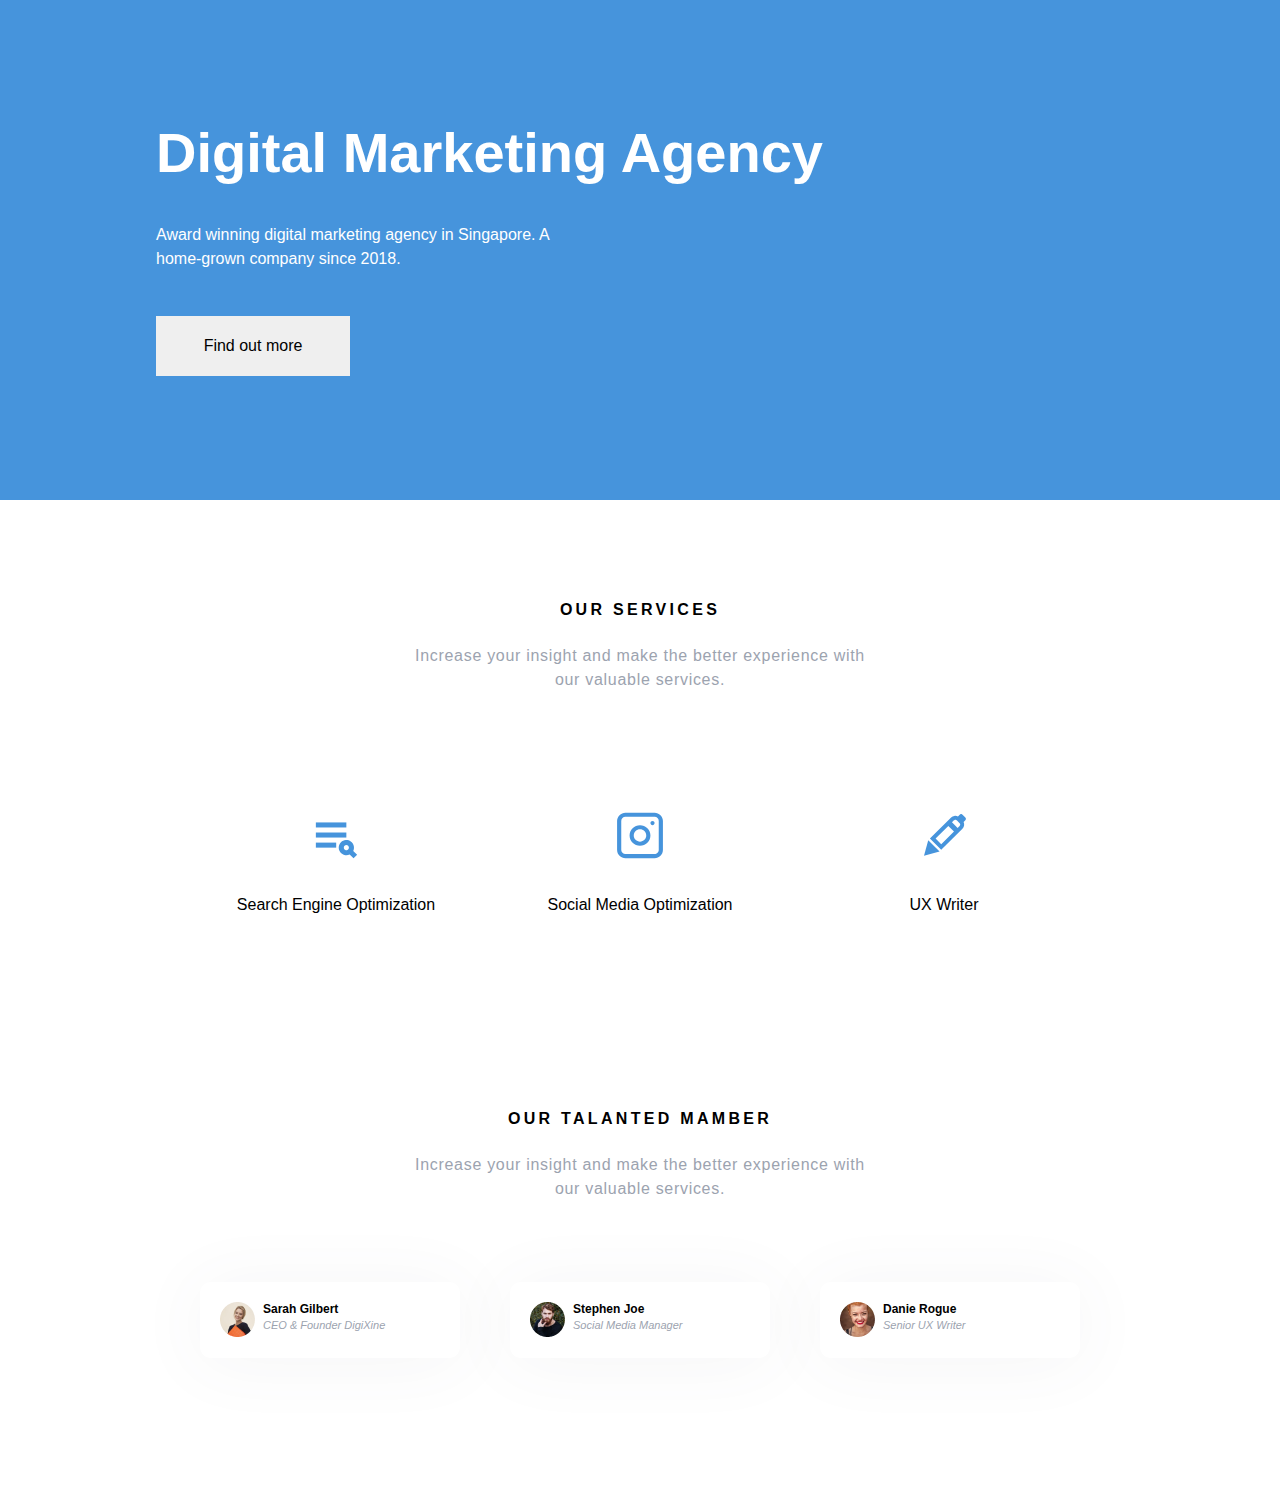
<file: index.html>
<!DOCTYPE html>
<html lang="en">
<head>
  <meta charset="UTF-8">
  <meta name="viewport" content="width=device-width, initial-scale=1.0">
  <title>Landing Page</title>
  <link rel="stylesheet" href="styles/main.css">
</head>
<body>
  <!-- Header -->
  <header class="header">
    <div class="container">
      <h1 class="header_title">Digital Marketing Agency</h1>
      <p class="header_text">Award winning digital marketing agency in Singapore. A home-grown company since 2018.</p>
      <button class="header_button">Find out more</button>
    </div>
  </header>
  <!-- Services -->
  <section class="services">
    <div class="container">
      <div class="block">
        <h2 class="block_title">Our services</h2>
        <p class="block_text">Increase your insight and make the better experience with our valuable services.</p>
      </div>
      <div class="services_items">
        <div class="services_item">
          <img class="services_img" src="img/play-list-search.svg" alt="Search Engine Optimization">
          <h3 class="services_title">Search Engine Optimization</h3>
        </div>
        <div class="services_item">
          <img class="services_img" src="img/instagram.svg" alt="Social Media Optimization">
          <h3 class="services_title">Social Media Optimization</h3>
        </div>
        <div class="services_item">
          <img class="services_img" src="img/pen.svg" alt="UX Writer">
          <h3 class="services_title">UX Writer</h3>
        </div>
      </div>
    </div>
  </section>
  <!-- Team -->
  <section class="team">
    <div class="container">
      <div class="block">
        <h2 class="block_title">Our talanted mamber</h2>
        <p class="block_text">Increase your insight and make the better experience with our valuable services.</p>
      </div>
      <div class="team_items">
        <div class="team_item">
          <img class="team_img" src="img/team1.png" alt="Sarah Gilbert">
          <div class="team_block">
            <h4 class="team_title">Sarah Gilbert</h4>
            <p class="team_text">CEO & Founder DigiXine</p>
          </div> 
        </div>
        <div class="team_item">
          <img class="team_img" src="img/team2.png" alt="Stephen Joe">
          <div class="team_block">
            <h4 class="team_title">Stephen Joe</h4>
            <p class="team_text">Social Media Manager</p>
          </div> 
        </div>
        <div class="team_item">
          <img class="team_img" src="img/team3.png" alt="Danie Rogue">
          <div class="team_block">
            <h4 class="team_title">Danie Rogue</h4>
            <p class="team_text">Senior UX Writer</p>
          </div> 
        </div>
      </div>
    </div>
  </section>
</body>
</html>
</file>
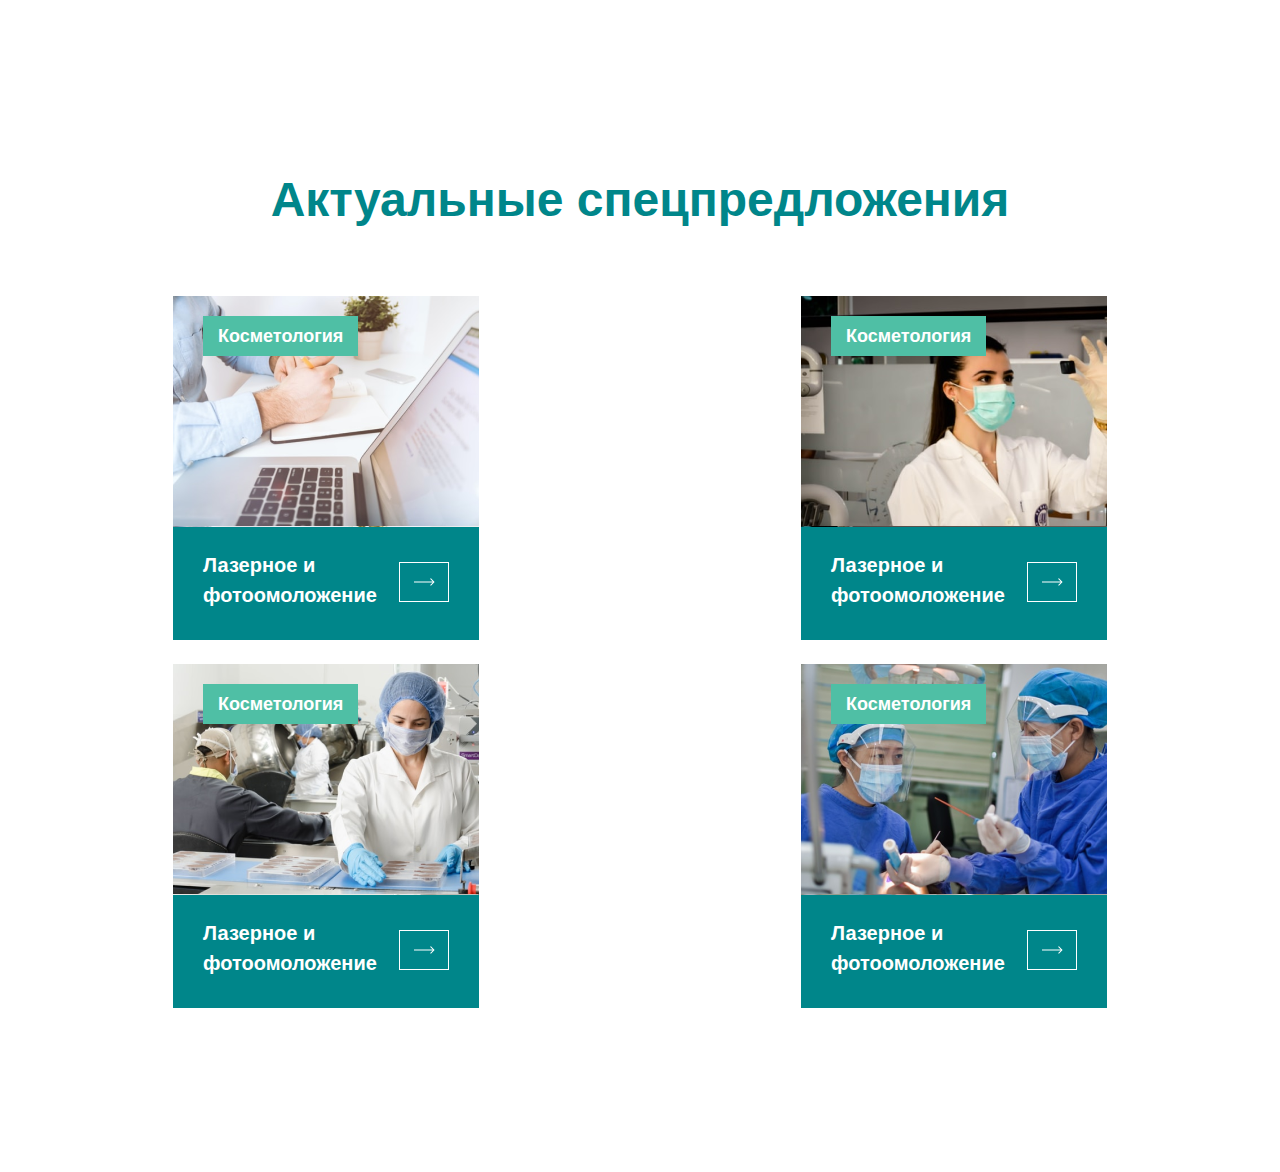
<file: figma_fragment_1-main/index.html>
<!DOCTYPE html>
<html lang="en">
<head>
  <meta charset="UTF-8">
  <meta name="viewport" content="width=device-width, initial-scale=1.0">
  <title>Fragment 1</title>
  <link rel="stylesheet" href="styles/main.css">
</head>
<body>
  <div class="cards">
    <div class="container">
      <h1>Актуальные спецпредложения</h1>
      <div class="cards_inner">
        <div class="card">
          <div class="top" style="background-image: url(img/card_1.png);">
            <a href="#">Косметология</a>
          </div>
          <div class="bottom">
            <h4>Лазерное и фотоомоложение</h4>
            <a href="#"><img src="img/arrow.svg" alt=""></a>
          </div>
        </div>
        <div class="card">
          <div class="top" style="background-image: url(img/card_2.png);">
            <a href="#">Косметология</a>
          </div>
          <div class="bottom">
            <h4>Лазерное и фотоомоложение</h4>
            <a href="#"><img src="img/arrow.svg" alt=""></a>
          </div>
        </div>
        <div class="card">
          <div class="top" style="background-image: url(img/card_3.png);">
            <a href="#">Косметология</a>
          </div>
          <div class="bottom">
            <h4>Лазерное и фотоомоложение</h4>
            <a href="#"><img src="img/arrow.svg" alt=""></a>
          </div>
        </div>
        <div class="card">
          <div class="top" style="background-image: url(img/card_4.png);">
            <a href="#">Косметология</a>
          </div>
          <div class="bottom">
            <h4>Лазерное и фотоомоложение</h4>
            <a href="#"><img src="img/arrow.svg" alt=""></a>
          </div>
        </div>
      </div>
    </div>
  </div>
</body>
</html>
</file>
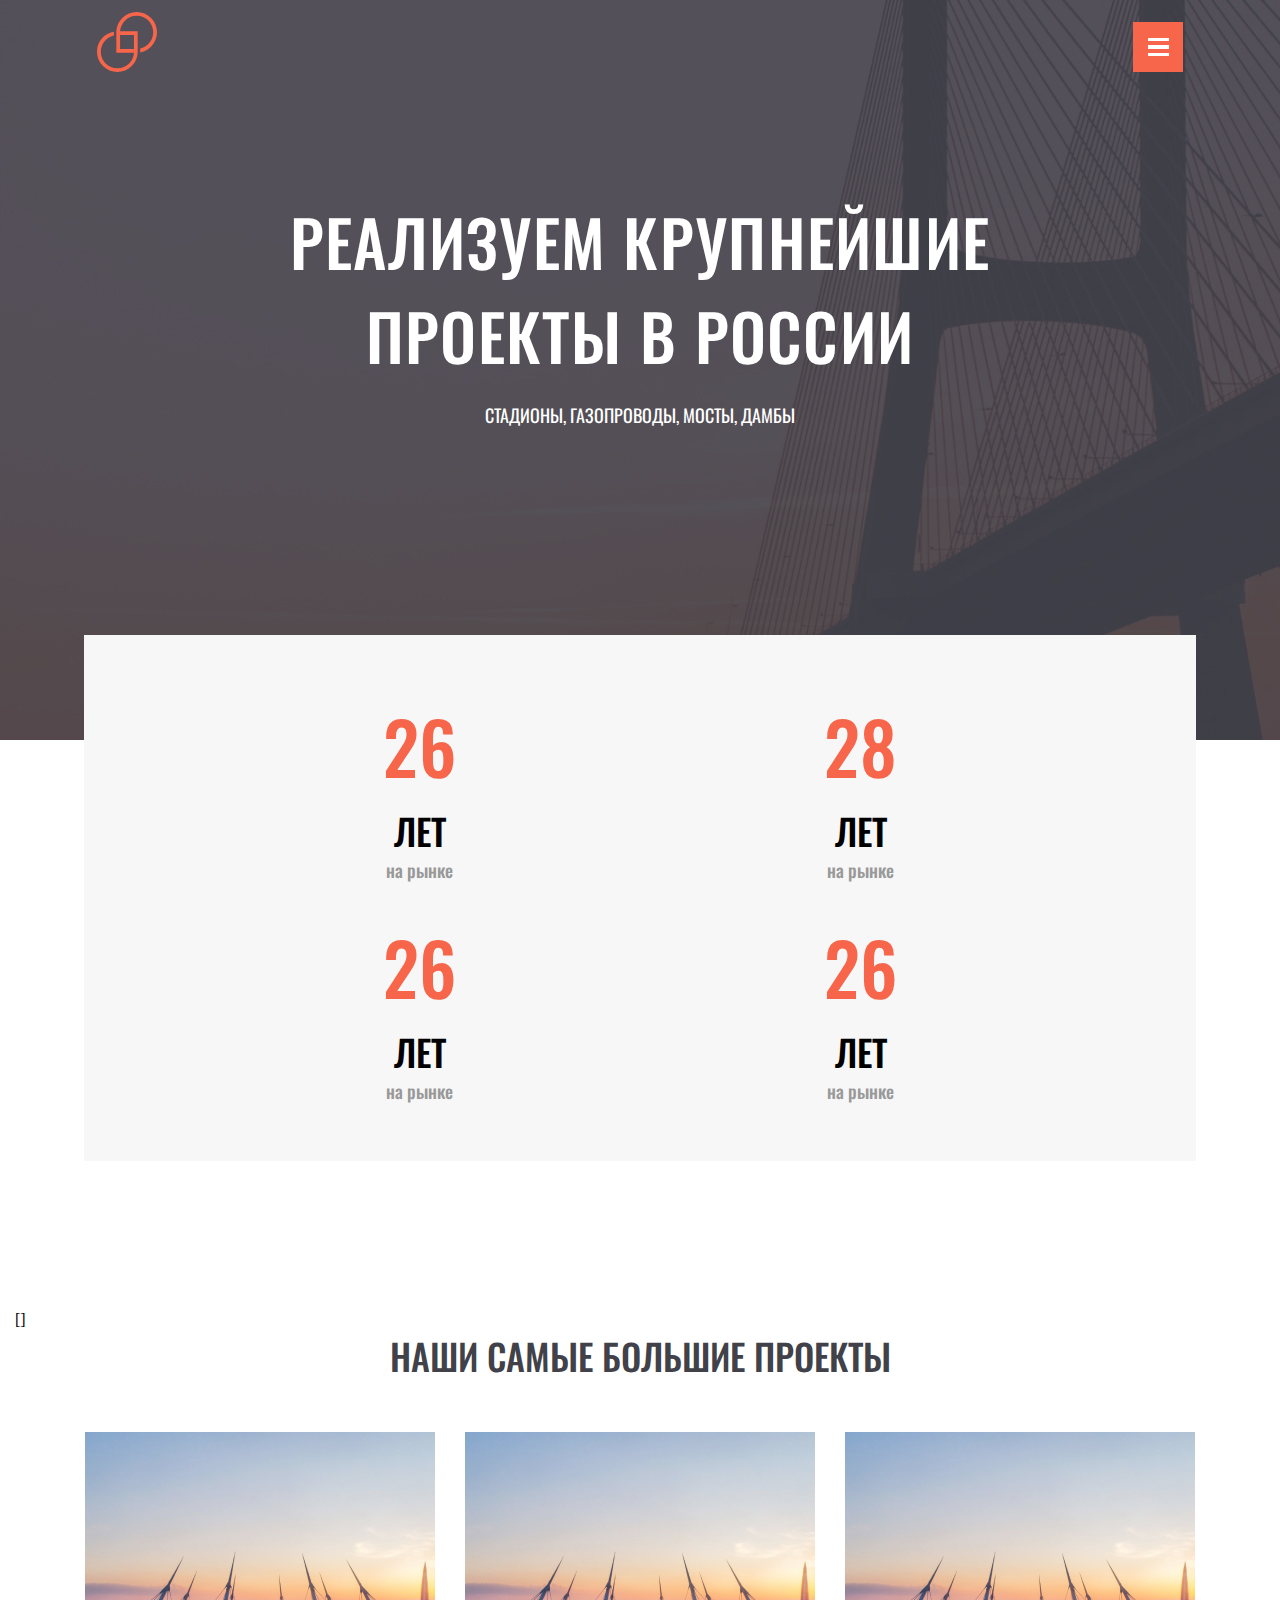
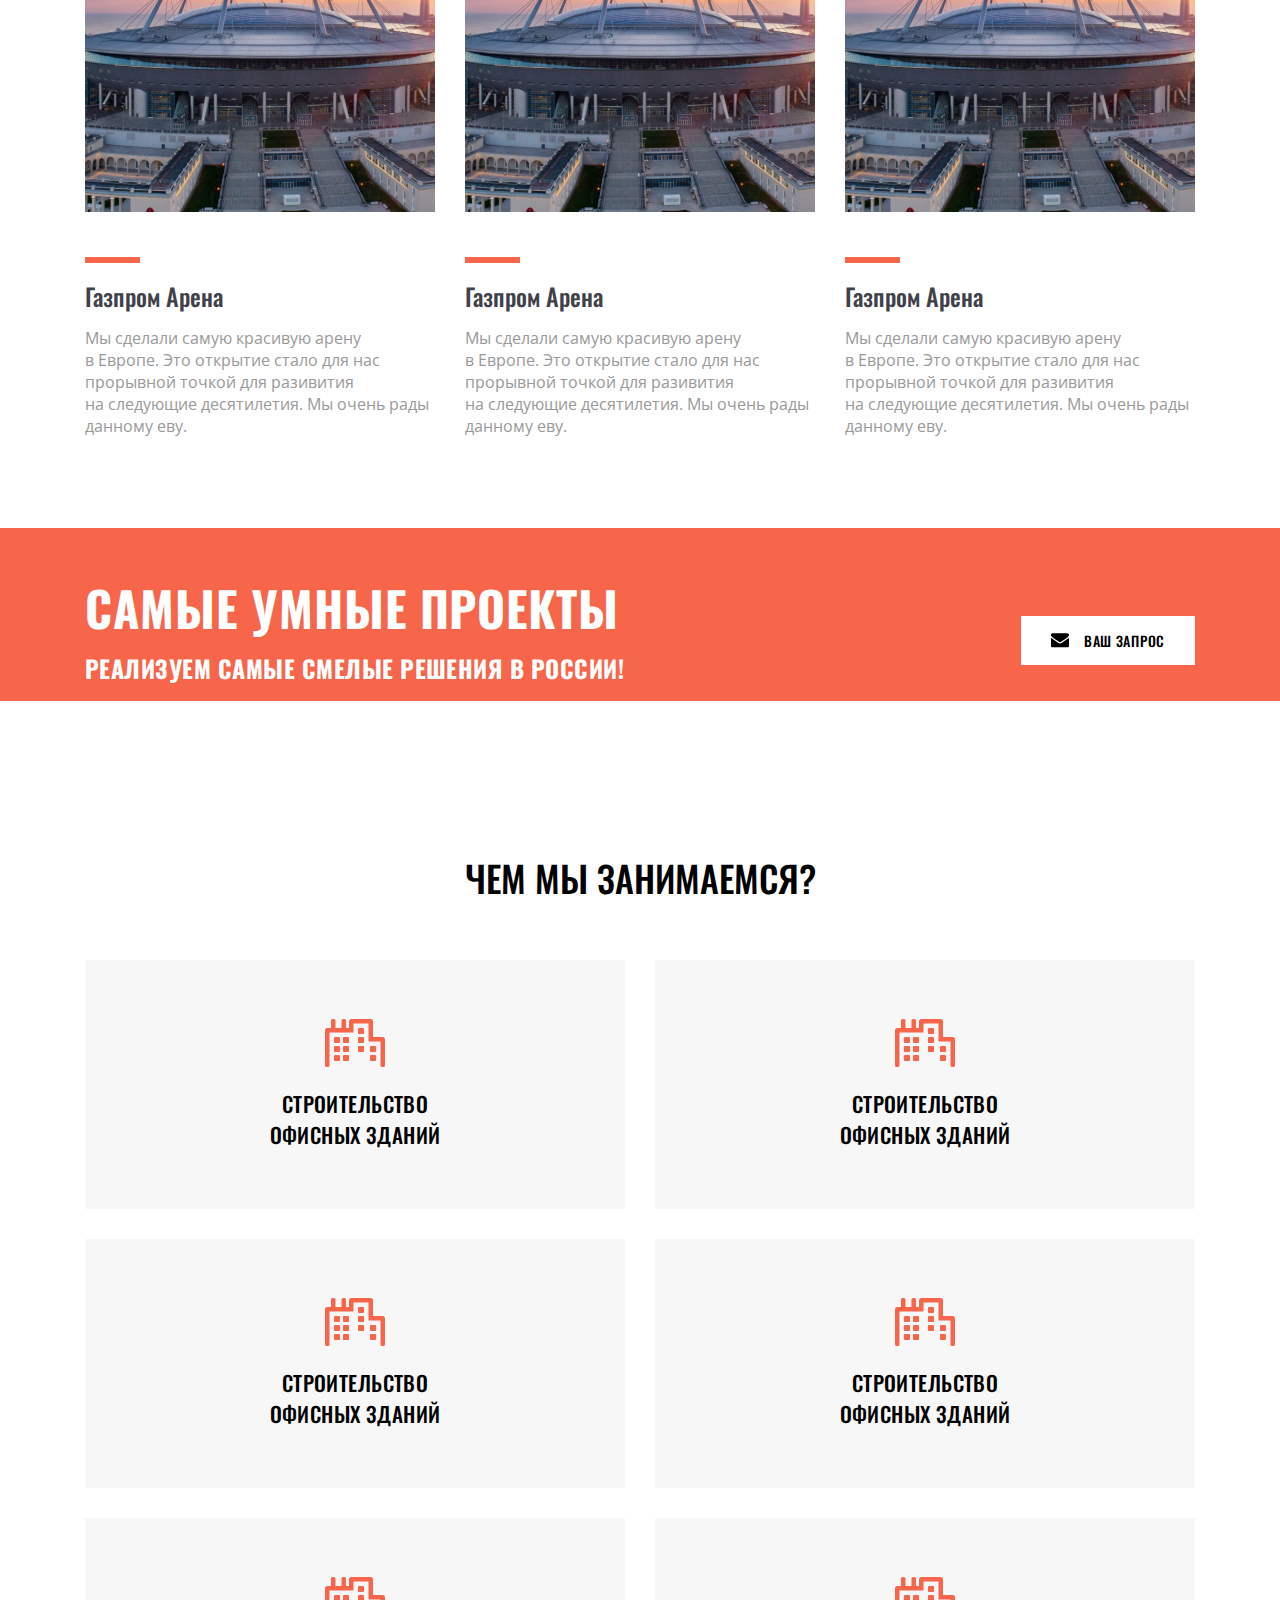
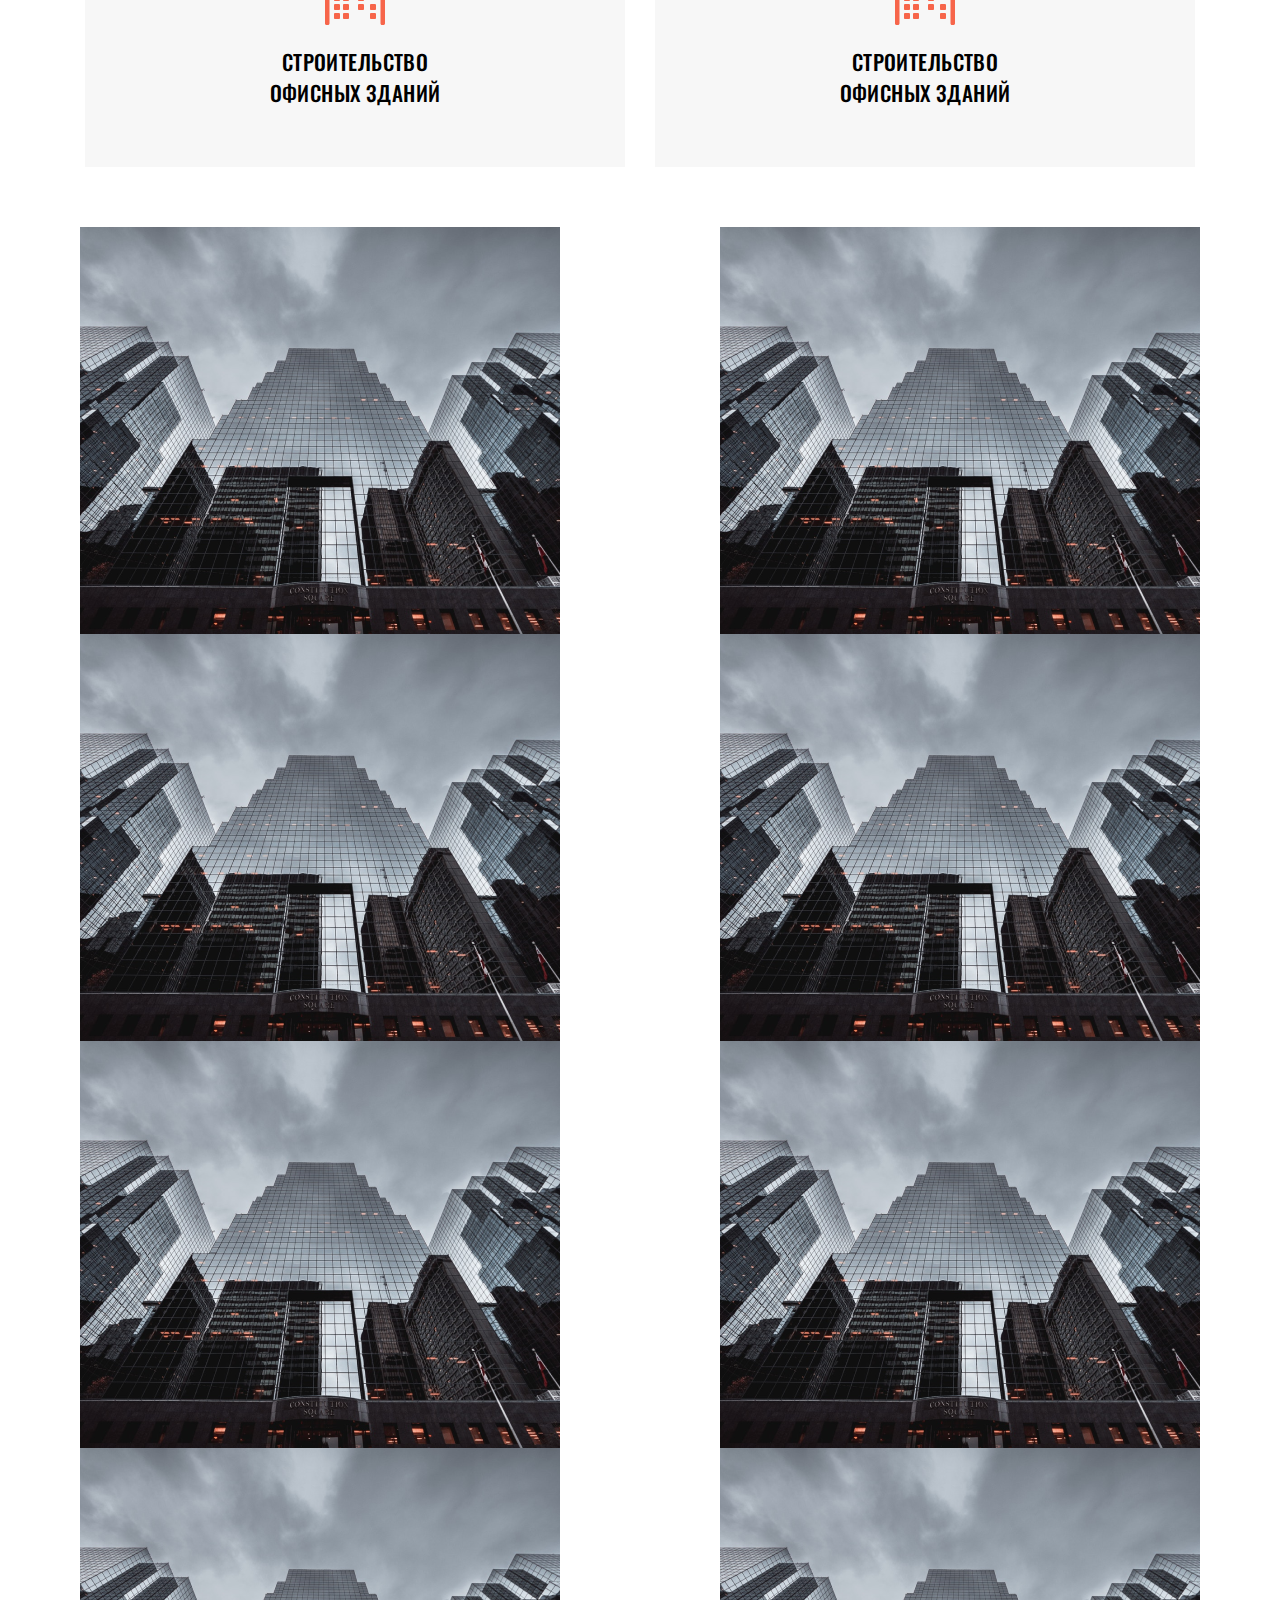
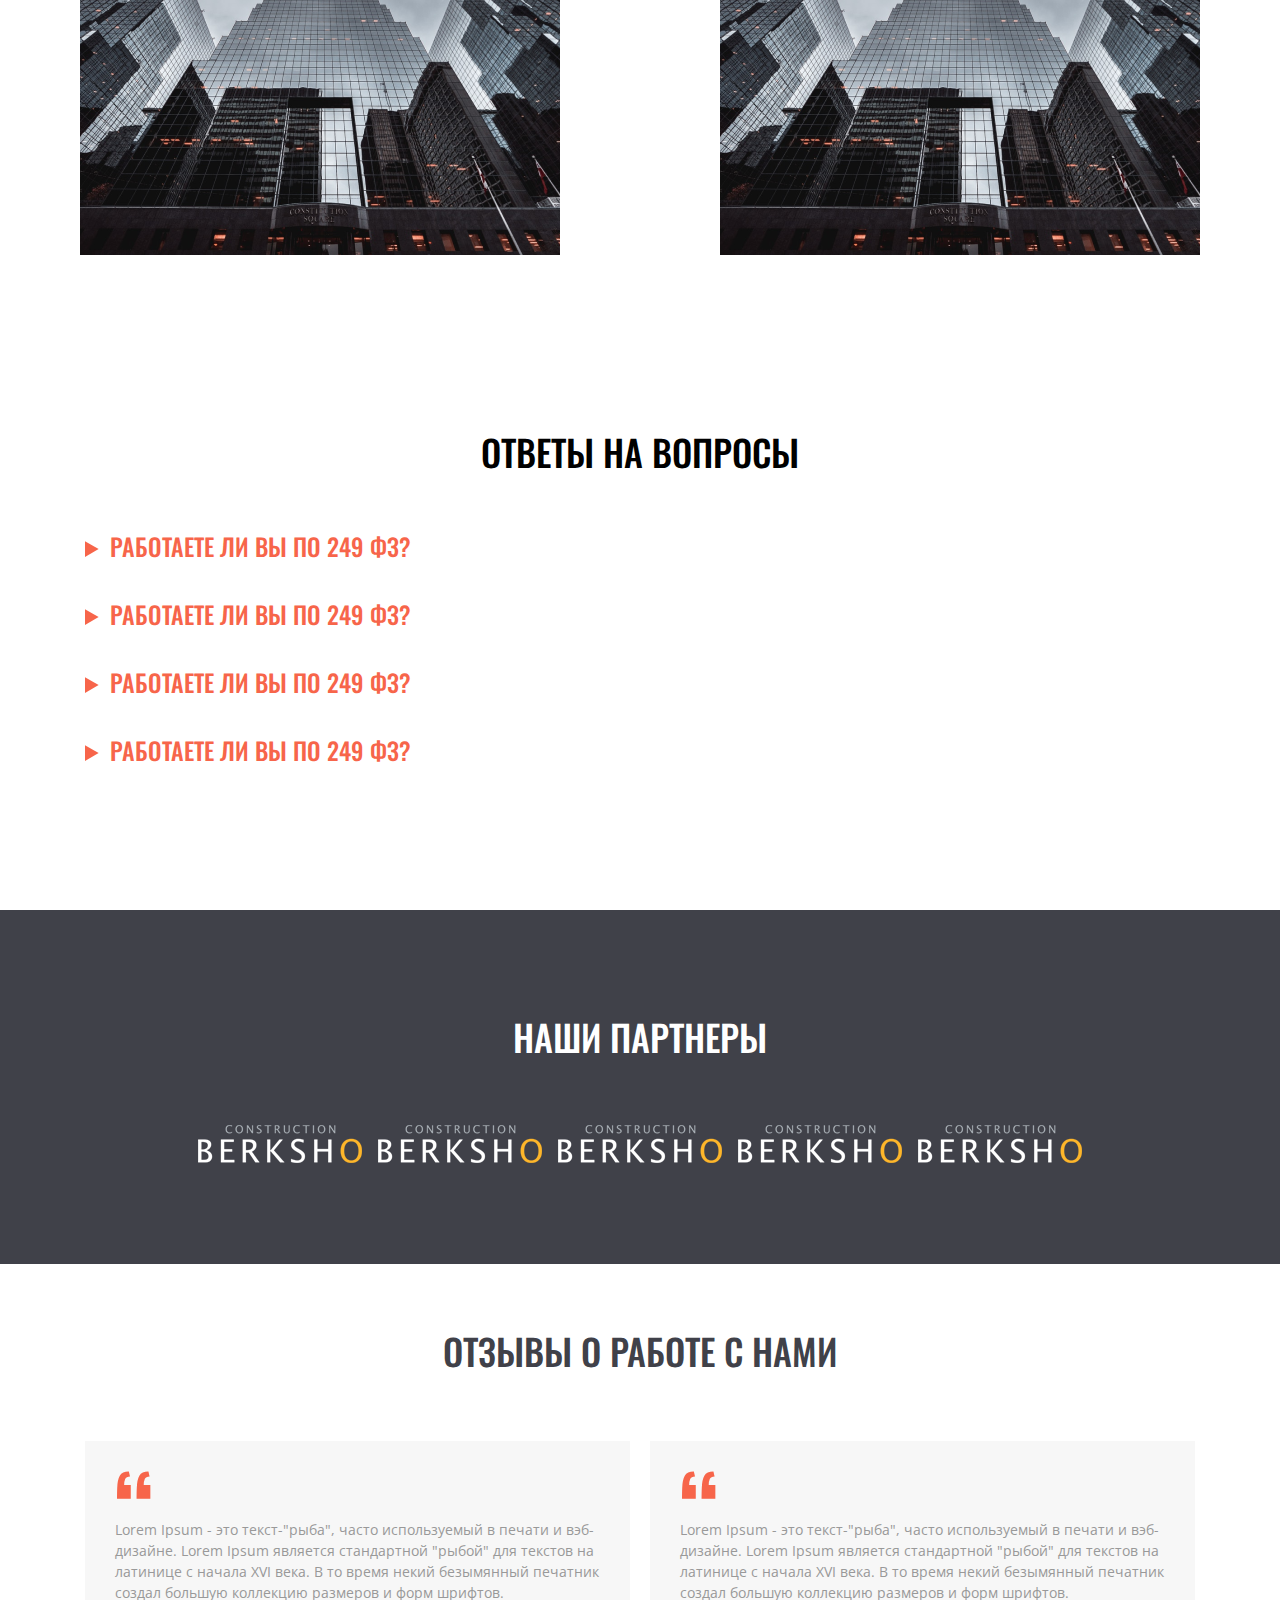
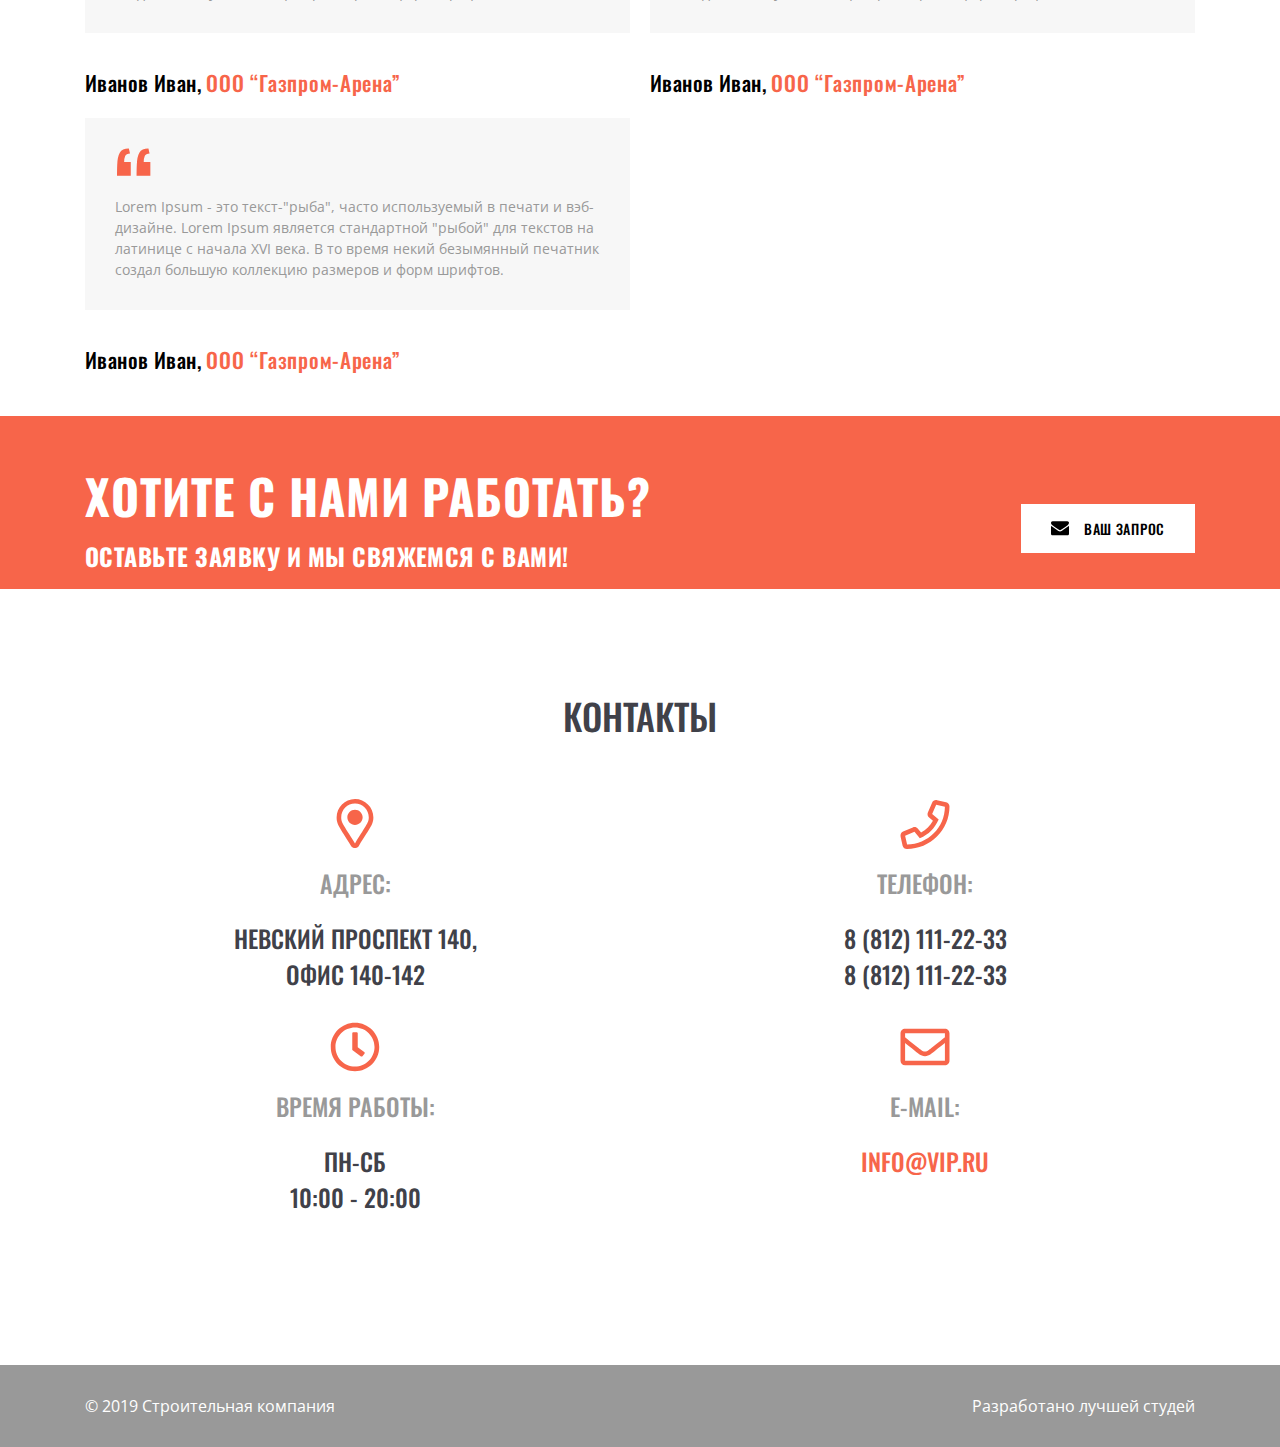
<file: test_figma/index.html>
<!DOCTYPE html>
<html lang="en">
  <head>
    <meta charset="UTF-8" />
    <meta name="viewport" content="width=device-width, initial-scale=1.0" />
    <link rel="preconnect" href="https://fonts.googleapis.com" />
    <link rel="preconnect" href="https://fonts.gstatic.com" crossorigin />
    <link
      href="https://fonts.googleapis.com/css2?family=Open+Sans:ital,wght@0,300..800;1,300..800&family=Oswald:wght@200..700&display=swap"
      rel="stylesheet"
    />

    <link rel="stylesheet" href="/test_figma/css/style.css" />
    <title>Test site</title>
  </head>
  <body>
    <!-- Header -->
    <header class="header">
      <div class="container">
        <div class="header__title">
          <a href="#"><img src="img/logo.svg" alt="Logo" class="logo" /></a>
          <button class="burger">
            <span class="burger__line"></span>
            <span class="burger__line"></span>
            <span class="burger__line"></span>
          </button>
        </div>
        <h1 class="h1">Реализуем крупнейшие проекты в&nbsp;России</h1>
        <h4 class="h4">Стадионы, газопроводы, мосты, дамбы</h4>
      </div>
    </header>
    <!-- About-blok -->
    <section class="about">
      <div class="info">
        <div class="container">
          <div class="about__grid">
            <div class="about__grid-item">
              <h4 class="about__h4">26</h4>
              <h5 class="about__h5">лет</h5>
              <p class="about__p">на рынке</p>
            </div>
            <div class="about__grid-item">
              <h4 class="about__h4">28</h4>
              <h5 class="about__h5">лет</h5>
              <p class="about__p">на рынке</p>
            </div>
            <div class="about__grid-item">
              <h4 class="about__h4">26</h4>
              <h5 class="about__h5">лет</h5>
              <p class="about__p">на рынке</p>
            </div>
            <div class="about__grid-item">
              <h4 class="about__h4">26</h4>
              <h5 class="about__h5">лет</h5>
              <p class="about__p">на рынке</p>
            </div>
          </div>
        </div>
      </div>
      []
      <!-- Proeject -->
      <div class="container">
        <h2 class="text-h2 project-h2">Наши самые большие проекты</h2>
        <div class="about__flex">
          <div class="about__flex-item">
            <img
              class="project-img"
              src="/img/gazprom-arena.jpg"
              alt="Gazprom"
            />
            <div class="rectangle"></div>
            <h3 class="text-h3 project-h3">Газпром Арена</h3>
            <p class="text-p project-p">
              Мы&nbsp;сделали самую красивую арену в&nbsp;Европе. Это открытие
              стало для нас прорывной точкой для разивития на&nbsp;следующие
              десятилетия. Мы очень рады данному еву.
            </p>
          </div>
          <div class="about__flex-item">
            <img
              class="project-img"
              src="/img/gazprom-arena.jpg"
              alt="Gazprom"
            />
            <div class="rectangle"></div>
            <h3 class="text-h3 project-h3">Газпром Арена</h3>
            <p class="text-p project-p">
              Мы&nbsp;сделали самую красивую арену в&nbsp;Европе. Это открытие
              стало для нас прорывной точкой для разивития на&nbsp;следующие
              десятилетия. Мы очень рады данному еву.
            </p>
          </div>
          <div class="about__flex-item">
            <img
              class="project-img"
              src="/img/gazprom-arena.jpg"
              alt="Gazprom"
            />
            <div class="rectangle"></div>
            <h3 class="text-h3 project-h3">Газпром Арена</h3>
            <p class="text-p project-p">
              Мы&nbsp;сделали самую красивую арену в&nbsp;Европе. Это открытие
              стало для нас прорывной точкой для разивития на&nbsp;следующие
              десятилетия. Мы очень рады данному еву.
            </p>
          </div>
          <!-- <div class="about__flex-item">
            <img
              class="project-img"
              src="/img/gazprom-arena.jpg"
              alt="Gazprom"
            />
            <div class="rectangle"></div>
            <h3 class="text-h3 project-h3">Газпром Арена</h3>
            <p class="text-p project-p">
             Мы&nbsp;сделали самую красивую арену в&nbsp;Европе. Это открытие стало для
нас прорывной точкой для разивития на&nbsp;следующие десятилетия. Мы
очень рады данному еву.
            </p>
          </div> -->
        </div>
      </div>
    </section>
    <!-- Request -->
    <section class="request">
      <div class="container">
        <div class="request__flex">
          <div class="request__flex-left">
            <h4 class="request__h4">Самые умные проекты</h4>
            <h5 class="request__h5">
              Реализуем самые смелые решения в&nbsp;России!
            </h5>
          </div>
          <div class="request__flex-right">
            <button class="request__btn">
              <img
                src="/img/envelope.svg"
                alt="Envelope"
                class="request__icon"
              />
              Ваш запрос
            </button>
          </div>
        </div>
      </div>
    </section>
    <!-- Services-->
    <section class="services">
      <div class="container">
        <h2 class="text-h2 section__h2">Чем мы занимаемся?</h2>
        <div class="services__grid">
          <div class="services__grid-item">
            <img
              class="services__icon"
              src="/img/house.svg"
              alt="Services Icon"
            />
            <h4 class="text-h4 section__h4">Строительство офисных зданий</h4>
          </div>
          <div class="services__grid-item">
            <img
              class="services__icon"
              src="/img/house.svg"
              alt="Services Icon"
            />
            <h4 class="text-h4 section__h4">Строительство офисных зданий</h4>
          </div>
          <div class="services__grid-item">
            <img
              class="services__icon"
              src="/img/house.svg"
              alt="Services Icon"
            />
            <h4 class="text-h4 section__h4">Строительство офисных зданий</h4>
          </div>
          <div class="services__grid-item">
            <img
              class="services__icon"
              src="/img/house.svg"
              alt="Services Icon"
            />
            <h4 class="text-h4 section__h4">Строительство офисных зданий</h4>
          </div>
          <div class="services__grid-item">
            <img
              class="services__icon"
              src="/img/house.svg"
              alt="Services Icon"
            />
            <h4 class="text-h4 section__h4">Строительство офисных зданий</h4>
          </div>
          <div class="services__grid-item">
            <img
              class="services__icon"
              src="/img/house.svg"
              alt="Services Icon"
            />
            <h4 class="text-h4 section__h4">Строительство офисных зданий</h4>
          </div>
        </div>
      </div>
    </section>
    <!-- Portfolio -->
    <section class="portfolio">
      <div class="portfolio__grid">
        <div class="portfolio__grid-item">
          <img
            class="portfolio__img"
            src="/img/portfolio.png"
            alt="Portfolio Item"
          />
        </div>
        <div class="portfolio__grid-item">
          <img
            class="portfolio__img"
            src="/img/portfolio.png"
            alt="Portfolio Item"
          />
        </div>
        <div class="portfolio__grid-item">
          <img
            class="portfolio__img"
            src="/img/portfolio.png"
            alt="Portfolio Item"
          />
        </div>
        <div class="portfolio__grid-item">
          <img
            class="portfolio__img"
            src="/img/portfolio.png"
            alt="Portfolio Item"
          />
        </div>
        <div class="portfolio__grid-item">
          <img
            class="portfolio__img"
            src="/img/portfolio.png"
            alt="Portfolio Item"
          />
        </div>
        <div class="portfolio__grid-item">
          <img
            class="portfolio__img"
            src="/img/portfolio.png"
            alt="Portfolio Item"
          />
        </div>
        <div class="portfolio__grid-item">
          <img
            class="portfolio__img"
            src="/img/portfolio.png"
            alt="Portfolio Item"
          />
        </div>
        <div class="portfolio__grid-item">
          <img
            class="portfolio__img"
            src="/img/portfolio.png"
            alt="Portfolio Item"
          />
        </div>
      </div>
    </section>
    <!-- Questions -->
    <section class="question">
      <div class="container">
        <h2 class="text-h2 section__h2">Ответы на вопросы</h2>
        <div class="question__items">
          <details class="question__item">
            <summary class="text-h3 question_h3">
              Работаете ли вы по 249 ФЗ?
            </summary>
            <p class="text-p question_p">
              Lorem Ipsum&nbsp;&mdash; это текст-&laquo;рыба&raquo;, часто используемый в&nbsp;печати и
              вэб-дизайне. Lorem Ipsum является стандартной &laquo;рыбой&raquo; для текстов
              на&nbsp;латинице с&nbsp;начала XVI&nbsp;века. В&nbsp;то&nbsp;время некий безымянный
              печатник создал большую коллекцию размеров и&nbsp;форм шрифтов,
              используя Lorem Ipsum для распечатки образцов.
            </p>
          </details>
          <details class="question__item">
            <summary class="text-h3 question_h3">Работаете ли вы по 249 ФЗ?</summary>
            <p class="text-p question_p">
              Lorem Ipsum&nbsp;&mdash; это текст-&laquo;рыба&raquo;, часто используемый в&nbsp;печати и
              вэб-дизайне. Lorem Ipsum является стандартной &laquo;рыбой&raquo; для текстов
              на&nbsp;латинице с&nbsp;начала XVI&nbsp;века. В&nbsp;то&nbsp;время некий безымянный
              печатник создал большую коллекцию размеров и&nbsp;форм шрифтов,
              используя Lorem Ipsum для распечатки образцов.
            </p>
          </details>
          <details class="question__item">
            <summary class="text-h3 question_h3">
              Работаете ли вы по 249 ФЗ?
            </summary>
            <p class="text-p question_p">
              Lorem Ipsum&nbsp;&mdash; это текст-&laquo;рыба&raquo;, часто используемый в&nbsp;печати и
              вэб-дизайне. Lorem Ipsum является стандартной &laquo;рыбой&raquo; для текстов
              на&nbsp;латинице с&nbsp;начала XVI&nbsp;века. В&nbsp;то&nbsp;время некий безымянный
              печатник создал большую коллекцию размеров и&nbsp;форм шрифтов,
              используя Lorem Ipsum для распечатки образцов.
            </p>
          </details>
          <details class="question__item">
            <summary class="text-h3 question_h3">
              Работаете ли вы по 249 ФЗ?
            </summary>
            <p class="text-p question_p">
              Lorem Ipsum&nbsp;&mdash; это текст-&laquo;рыба&raquo;, часто используемый в&nbsp;печати и
              вэб-дизайне. Lorem Ipsum является стандартной &laquo;рыбой&raquo; для текстов
              на&nbsp;латинице с&nbsp;начала XVI&nbsp;века. В&nbsp;то&nbsp;время некий безымянный
              печатник создал большую коллекцию размеров и&nbsp;форм шрифтов,
              используя Lorem Ipsum для распечатки образцов.
            </p>
          </details>
        </div>
      </div>
    </section>
    <!-- Partners -->
    <section class="partners">
      <div class="container">
        <h2 class="text-h2 partners__h2">Наши партнеры</h2>
        <div class="partners__flex">
          <div class="partners_item">
            <img class="partners__img" src="/img/partners.png" alt="Parners" />
          </div>
          <div class="partners_item">
            <img class="partners__img" src="/img/partners.png" alt="Parners" />
          </div>
          <div class="partners_item">
            <img class="partners__img" src="/img/partners.png" alt="Parners" />
          </div>
          <div class="partners_item">
            <img class="partners__img" src="/img/partners.png" alt="Parners" />
          </div>
          <div class="partners_item">
            <img class="partners__img" src="/img/partners.png" alt="Parners" />
          </div>
        </div>
      </div>
    </section>
    <!-- Reviews -->
    <section class="reviews">
      <div class="container">
        <h2 class="text-h2 reviews__h2">Отзывы о работе с нами</h2>
        <div class="reviews__grid">
          <div class="reviews__grid-item">
            <div class="reviews__card">
              <div class="reviews__quotes">“</div>
              <p class="text-p-reviews">
                Lorem Ipsum - это текст-"рыба", часто используемый в печати и
                вэб-дизайне. Lorem Ipsum является стандартной "рыбой" для
                текстов на латинице с начала XVI века. В то время некий
                безымянный печатник создал большую коллекцию размеров и форм
                шрифтов.
              </p>
            </div>
            <h4 class="text-h4">
              Иванов Иван,
              <span class="reviews__author-accent">ООО “Газпром-Арена”</span>
            </h4>
          </div>
          <div class="reviews__grid-item">
            <div class="reviews__card">
              <div class="reviews__quotes">“</div>
              <p class="text-p-reviews">
                Lorem Ipsum - это текст-"рыба", часто используемый в печати и
                вэб-дизайне. Lorem Ipsum является стандартной "рыбой" для
                текстов на латинице с начала XVI века. В то время некий
                безымянный печатник создал большую коллекцию размеров и форм
                шрифтов.
              </p>
            </div>
            <h4 class="text-h4">
              Иванов Иван,
              <span class="reviews__author-accent">ООО “Газпром-Арена”</span>
            </h4>
          </div>
          <div class="reviews__grid-item">
            <div class="reviews__card">
              <div class="reviews__quotes">“</div>
              <p class="text-p-reviews">
                Lorem Ipsum - это текст-"рыба", часто используемый в печати и
                вэб-дизайне. Lorem Ipsum является стандартной "рыбой" для
                текстов на латинице с начала XVI века. В то время некий
                безымянный печатник создал большую коллекцию размеров и форм
                шрифтов.
              </p>
            </div>
            <h4 class="text-h4">
              Иванов Иван,
              <span class="reviews__author-accent">ООО “Газпром-Арена”</span>
            </h4>
          </div>
        </div>
      </div>
    </section>
    <!-- Request -->
    <section class="request">
      <div class="container">
        <div class="request__flex">
          <div class="request__flex-left">
            <h4 class="request__h4">Хотите с нами работать?</h4>
            <h5 class="request__h5">Оставьте заявку и мы свяжемся с вами!</h5>
          </div>
          <div class="request__flex-right">
            <button class="request__btn">
              <img
                src="/img/envelope.svg"
                alt="Envelope"
                class="request__icon"
              />
              Ваш запрос
            </button>
          </div>
        </div>
      </div>
    </section>
    <!-- Contacts -->
    <section class="contacts">
      <div class="container">
        <h2 class="text-h2 contacts__h2">Контакты</h2>
        <div class="contacts__grid">
          <div class="contacts__item">
            <img class="contacts_icon" src="/img/adres.svg" alt="Adress" />
            <h3 class="text-h3 contacts__h3 contacts__h3-gray">Адрес:</h3>
            <h3 class="text-h3 contacts__h3">
              Невский проспект 140,<br />офис 140-142
            </h3>
          </div>
          <div class="contacts__item">
            <img class="contacts_icon" src="/img/telephone-icon.svg" alt="Phone Number" />
            <h3 class="text-h3 contacts__h3 contacts__h3-gray">Телефон:</h3>
            <h3 class="text-h3 contacts__h3"><a href="tel:+78121112233">8 (812) 111-22-33</a><br /><a href="tel:+78121112233">8 (812) 111-22-33</a>
            </h3>
          </div>
          <div class="contacts__item">
            <img class="contacts_icon" src="/img/time_work-icon.svg" alt="Clock work" />
            <h3 class="text-h3 contacts__h3 contacts__h3-gray">Время работы:</h3>
            <h3 class="text-h3 contacts__h3">ПН-СБ
              <br />10:00 - 20:00
            </h3>
          </div>
          <div class="contacts__item">
            <img class="contacts_icon" src="/img/email-icon.svg" alt="E-mail" />
            <h3 class="text-h3 contacts__h3 contacts__h3-gray">E-mail:</h3>
            <h3 class="text-h3 contacts__h3 contacts__h3-accent"><a href="mailto:info@vip.ru">info@vip.ru</a></h3>
          </div>
      </div>
    </section>
    <!-- Footer -->
    <footer class="footer">
      <div class="container">
        <div class="footer__flex">
          <p class="text-p footer__copyright">&copy; 2019 Строительная компания</p>
          <p class="text-p footer__brand"><a href="#">Разработано лучшей студей</a></p>
        </div>
      </div>
    </footer>
  </body>
</html>
</file>
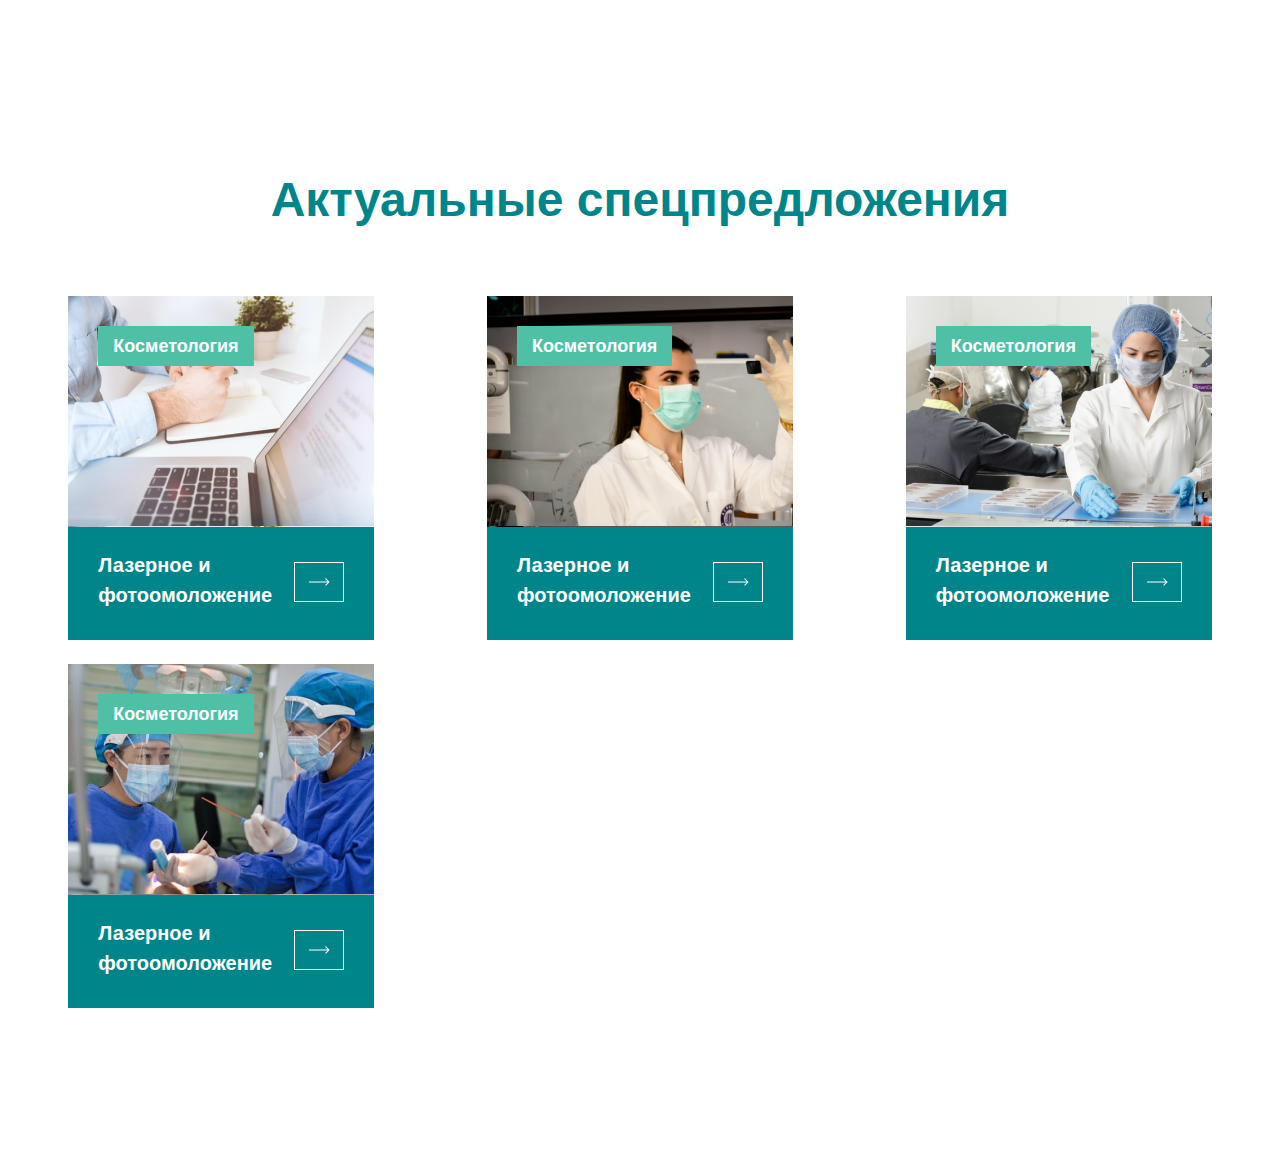
<file: fragment.html>
<!DOCTYPE html>
<html lang="en">
  <head>
    <meta charset="UTF-8" />
    <meta name="viewport" content="width=device-width, initial-scale=1.0" />
    <link rel="stylesheet" href="styles/fragment.css" />
    <title>Figma to плагин Inspect Styles</title>
  </head>
  <body>
    <div class="cards">
      <div class="container">
        <h1>Актуальные спецпредложения</h1>
        <div class="cards_inner">
          <div class="card">
            <div class="top" style="background-image: url(img/card_1.png)">
              <a href="">Косметология</a>
            </div>
            <div class="bottom">
              <h4>Лазерное и фотоомоложение</h4>
              <a href=""><img src="img/arrow-right.svg" alt="Arrow" /></a>
            </div>
          </div>
          <div class="card">
            <div class="top" style="background-image: url(img/card_2.png)">
              <a href="">Косметология</a>
            </div>
            <div class="bottom">
              <h4>Лазерное и фотоомоложение</h4>
              <a href=""><img src="img/arrow-right.svg" alt="Arrow" /></a>
            </div>
          </div>
          <div class="card">
            <div class="top" style="background-image: url(img/card_3.png)">
              <a href="">Косметология</a>
            </div>
            <div class="bottom">
              <h4>Лазерное и фотоомоложение</h4>
              <a href=""><img src="img/arrow-right.svg" alt="Arrow" /></a>
            </div>
          </div>
          <div class="card">
            <div class="top" style="background-image: url(/img/card_4.png)">
              <a href="">Косметология</a>
            </div>
            <div class="bottom">
              <h4>Лазерное и фотоомоложение</h4>
              <a href=""><img src="img/arrow-right.svg" alt="Arrow" /></a>
            </div>
          </div>
        </div>
      </div>
    </div>
  </body>
</html>
</file>
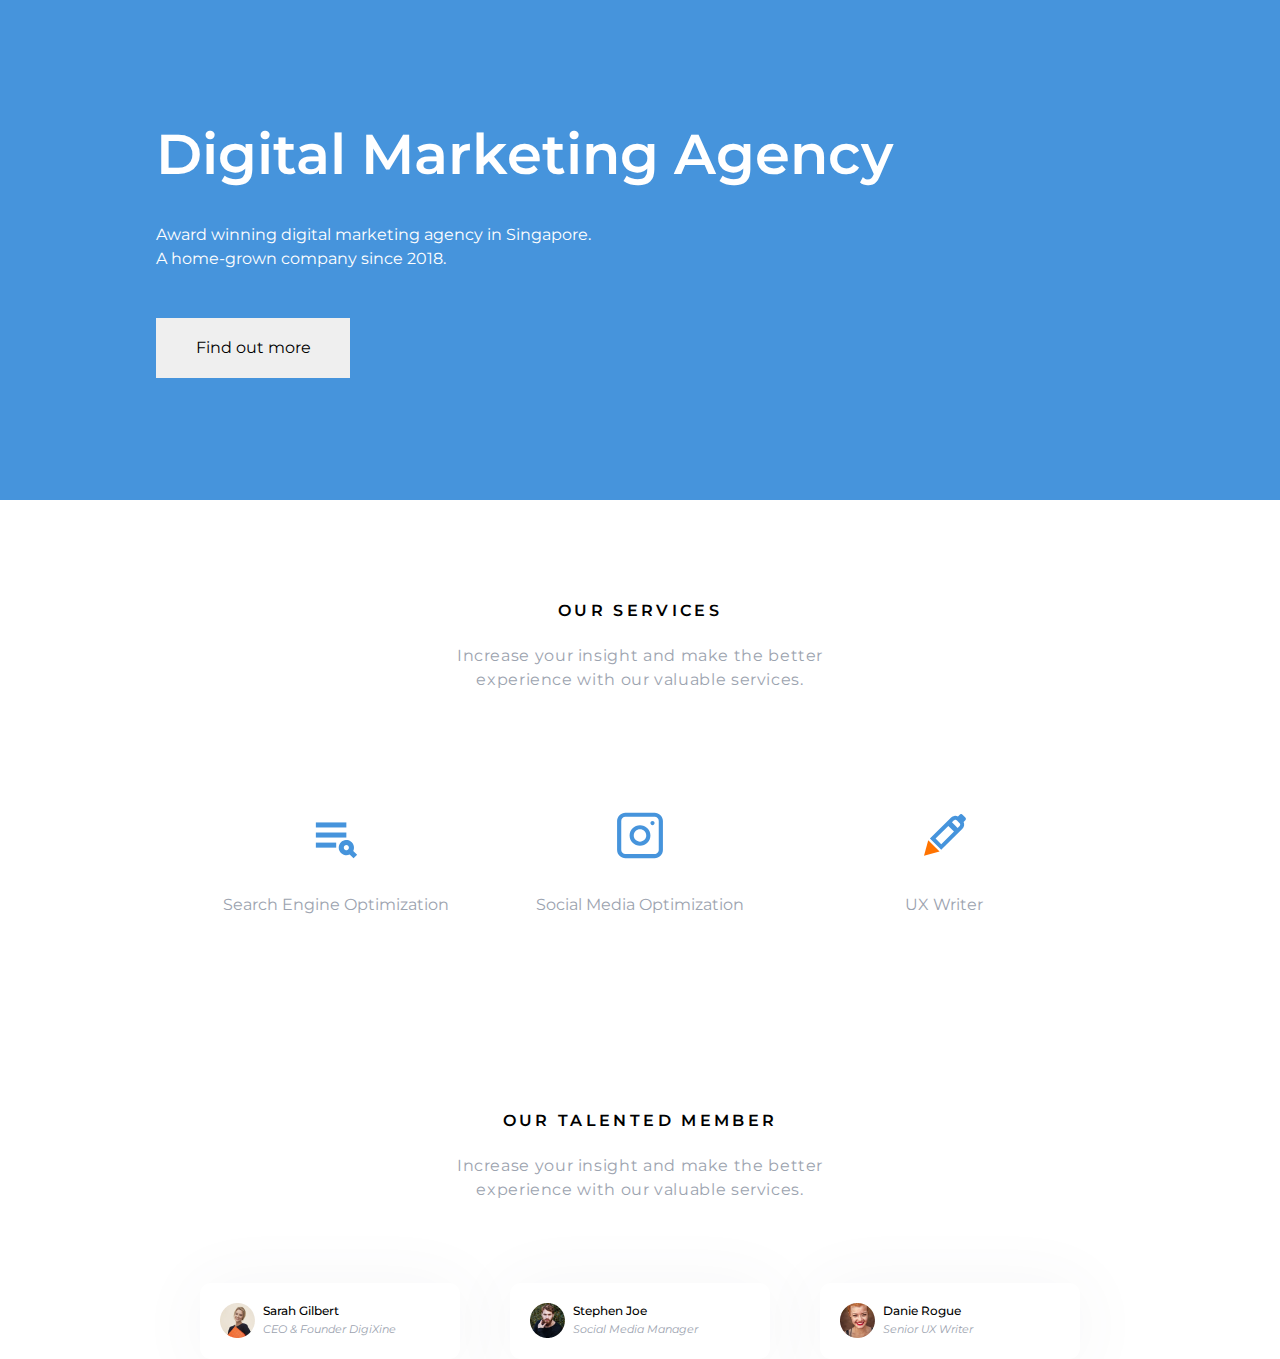
<file: test-index.html>
<!DOCTYPE html>
<html lang="en">
  <head>
    <meta charset="UTF-8" />
    <meta name="viewport" content="width=device-width, initial-scale=1.0" />
    <link rel="preconnect" href="https://fonts.googleapis.com" />
    <link rel="preconnect" href="https://fonts.gstatic.com" crossorigin />
    <link
      href="https://fonts.googleapis.com/css2?family=Montserrat:ital,wght@0,100..900;1,100..900&display=swap"
      rel="stylesheet"
    />
    <link rel="stylesheet" href="/styles/test-main.css" />
    <title>Figma без Dev Mode</title>
  </head>
  <body>
    <!-- Header -->
    <header class="header">
      <div class="container">
        <h1 class="header_title">Digital Marketing Agency</h1>
        <p class="header_text">
          Award winning digital marketing agency in&nbsp;Singapore.
          A&nbsp;home-grown company since 2018.
        </p>
        <button class="header_button">Find out more</button>
      </div>
    </header>
    <!-- Services -->
    <section class="services">
      <div class="container">
        <div class="block">
          <h2 class="block_title">Our Services</h2>
          <p class="block_text">
            Increase your insight and make the better experience with our
            valuable services.
          </p>
        </div>
        <div class="services_items">
          <div class="item">
            <img
              class="sevices_items_img"
              src="img/gg_play-list-search.svg"
              alt="Search Engine Optimization"
            />
            <h3 class="services_items_title">Search Engine Optimization</h3>
          </div>
          <div class="item">
            <img
              class="sevices_items_img"
              src="img/gg_instagram.svg"
              alt="Social Media Optimization"
            />
            <h3 class="services_items_title">Social Media Optimization</h3>
          </div>
          <div class="item">
            <img
              class="sevices_items_img"
              src="img/gg_pen.svg"
              alt="UX Writer"
            />
            <h3 class="services_items_title">UX Writer</h3>
          </div>
        </div>
      </div>
    </section>
    <!-- Team -->
    <section class="team">
      <div class="container">
        <div class="block">
          <h2 class="block_title">Our talented member</h2>
          <p class="block_text">
            Increase your insight and make the better experience with our
            valuable services.
          </p>
        </div>
        <div class="team_items">
          <div class="team_item">
            <img src="/img/team1.png" alt="" class="team_img" />
            <div class="team_block">
              <h4 class="team_title">Sarah Gilbert</h4>
              <p class="team_text">CEO & Founder DigiXine</p>
            </div>
          </div>
          <div class="team_item">
            <img src="/img/team2.png" alt="" class="team_img" />
            <div class="team_block">
              <h4 class="team_title">Stephen Joe</h4>
              <p class="team_text">Social Media Manager</p>
            </div>
          </div>
          <div class="team_item">
            <img src="/img/team3.png" alt="" class="team_img" />
            <div class="team_block">
              <h4 class="team_title">Danie Rogue</h4>
              <p class="team_text">Senior UX Writer</p>
            </div>
          </div>
        </div>
      
    </section>
  </body>
</html>
</file>
<file: styles/main.css>
/* General */
html {
  box-sizing: border-box;
}
*, *::before, *::after {
  box-sizing: inherit;
}
body {
  margin: 0;
  font-family: 'Montserrat', sans-serif;
}
.container {
  max-width: 1440px;
  width: 100%;
  margin: 0 auto; 
  padding: 0px 156px;
}
/* Header */
.header {
  background-color: #4694DC;
  min-height: 500px;
  padding-top: 82px;
  padding-bottom: 82px;
  color: #fff;
}
.header_title {
  font-size: 56px;
  font-weight: 600;
  margin-bottom: 38px;
}
.header_text {
  font-size: 16px;
  font-weight: 400;
  max-width: 437px;
  line-height: 24px;
  margin-bottom: 45px;
}
.header_button {
  width: 194px;
  height: 60px;
  font-family: 'Montserrat', sans-serif;
  font-size: 16px;
  font-weight: 400;
  border: none;
}
/* Block */
.services .block {
  text-align: center;
  margin-bottom: 118px;
}
.block_title {
  font-weight: 600;
  font-size: 16px;
  text-transform: uppercase;
  letter-spacing: 3.3px;
  margin-bottom: 25px;
}
.block_text {
  font-size: 16px;
  letter-spacing: 0.7px;
  line-height: 24px;
  font-weight: 400;
  color: #9CA3AF;
  max-width: 465px;
  margin: 0 auto;
}
/* Services */
.services {
  padding: 88px 0 166px;
}
.services_items {
  display: flex;
  gap: 24px;
  justify-content: space-between;
  max-width: 888px;
  margin: 0 auto;
}
.services_item {
  width: 280px;
  height: 120px;
  text-align: center;
  display: flex;
  flex-direction: column;
  justify-content: space-between;
}
.services_img {
  align-self: center;
}
.services_title {
  font-size: 16px;
  font-weight: 400;
}
/* Team */
.team {
  padding-bottom: 142px;
}
.team .block {
  margin-bottom: 81px;
  text-align: center;
}
.team_items {
  display: flex;
  justify-content: space-between;
  max-width: 880px;
  margin: 0 auto;
  gap: 50px;
}
.team_item {
  padding: 20px;
  background-color: #fff;
  display: flex;
  width: 260px;
  height: 76px;
  border-radius: 11px;
  box-shadow: 0px 4px 70px 0px rgba(91, 93, 99, 0.06);
  align-items: center;
}
.team_img {
  align-self: center;
  margin-right: 8px;
}
.team_title {
  font-size: 12px;
  margin-bottom: 3px;
  margin-top: 5px;
}
.team_text {
  margin-top: 0;
  font-size: 11px;
  color: #9CA3AF;
  font-style: italic;
}
/* Media */
@media screen and (max-width: 1366px) {
  .team .container {
    padding: 0px 15px;
  }
}
@media screen and (max-width: 1024px) {
  .team_items {
    flex-direction: column;
    align-items: center;
  }
}
@media screen and (max-width: 768px) {
  .container {
    padding: 0px 15px;
  }
  .services_items {
    flex-direction: column;
    align-items: center;
  }
}
@media screen and (max-width: 420px) {
  .header_title {
    font-size: 36px;
  }
}
</file>
<file: figma_fragment_1-main/styles/main.css>
/* General */
:root {
  --accent-1: #00868a;
  --accent-2: #4fbfa5;
  --white: #fff;
  --font-family: "Arial", sans-serif;
}
html {
  box-sizing: border-box;
}
*,
*::before,
*::after {
  box-sizing: inherit;
}
body {
  margin: 0;
}
h1 {
  margin-top: 0;
  margin-bottom: 60px;
  font-family: var(--font-family);
  font-weight: 700;
  font-size: 48px;
  line-height: 150%;
  text-align: center;
  color: var(--accent-1);
}
.container {
  max-width: 1344px;
  width: 100%;
  padding: 0 24px;
  margin: 0 auto;
}
.cards {
  padding-top: 164px;
  padding-bottom: 164px;
  min-height: 800px;
}
.cards_inner {
  display: grid;
  gap: 24px;
  grid-template-columns: repeat(4, 1fr);
}
.card {
  display: flex;
  flex-direction: column;
  justify-content: space-between;
  /* background-color: #555; */
  max-width: 306px;
  width: 100%;
  height: 344px;
}
.top {
  padding: 30px;
  height: 100%;
}
.top a {
  text-decoration: none;
  cursor: pointer;
  border: none;
  font-family: var(--font-family);
  font-weight: 700;
  font-size: 18px;
  color: var(--white);
  background-color: var(--accent-2);
  padding: 10px 15px;
  transition: 0.5s ease;
}
.top a:hover {
  background-color: var(--accent-1);
}
.bottom {
  height: 113px;
  padding: 30px;
  display: flex;
  gap: 20px;
  align-items: center;
  background-color: var(--accent-1);
}
.bottom h4 {
  margin: -7px 0 0;
  font-family: var(--font-family);
  font-weight: 700;
  font-size: 20px;
  line-height: 150%;
  color: var(--white);
}
.bottom a {
  transition: 0.5s ease;
}
.bottom a:hover {
  transform: scale(1.1);
}
@media screen and (max-width: 1344px) {
  .cards_inner {
    grid-template-columns: repeat(2, 1fr);
    justify-items: center;
  }
}
@media screen and (max-width: 768px) {
  .cards_inner {
    grid-template-columns: repeat(1, 1fr);
  }
}
@media screen and (max-width: 540px) {
  h1 {
    font-size: 36px;
  }
}
@media screen and (max-width: 400px) {
  .container {
    padding: 0 10px;
  }
  .cards {
    padding-top: 60px;
    padding-bottom: 60px;
  }
  h1 {
    font-size: 20px;
  }
  .bottom h4 {
    font-size: 12px;
  }
}
</file>
<file: test_figma/css/style.css>
:root {
  --accent: #f7654a;
  --dark: #404149;
  --gray: #999;
  --white: #fff;
  --light-gray: #f7f7f7;
  --background-color: #e5e5e5;
  --font-family: "Oswald", sans-serif;
  --second-family: "Font Awesome 5 Pro", sans-serif;
  --third-family: "Open Sans", sans-serif;
  --font3: "FontAwesome", sans-serif;
}
html {
  box-sizing: border-box;
}
img {
  display: block;
  max-width: 100%;
}
*,
*::before,
*::after {
  box-sizing: inherit;
}
h1,
h2,
h3,
h4,
h5,
h6,
p {
  padding: 0;
  margin: 0;
}
body {
  margin: 0;
}
/* Стили для текста */
.text-h2 {
  font-family: var(--font-family);
  font-weight: 500;
  font-size: 36px;
  text-transform: uppercase;

  color: var(--dark);
}
.text-h3 {
  font-family: var(--font-family);
  font-weight: 500;
  font-size: 24px;
  color: var(--dark);
}
.text-h4 {
  font-family: var(--font-family);
  font-weight: 500;
  font-size: 21px;
  letter-spacing: 0.02em;

  color: #000;
}
.text-p {
  font-family: var(--third-family);
  font-weight: 400;
  font-size: 16px;
  color: var(--gray);
}
.text-p-reviews {
  font-family: var(--third-family);
  font-weight: 400;
  font-size: 14px;
  line-height: 150%;
  color: var(--gray);
}

/* Header */
.container {
  max-width: 1110px;
  margin: 0 auto;
}
.header {
  min-height: 740px;
  background-image: url(../img/first-screen-bg.jpg);
  background-repeat: no-repeat;
  background-size: cover;
}
.header__title {
  display: flex;
  justify-content: space-between;
  align-items: flex-end;
  padding-top: 20px;
  margin-bottom: 110px;
}

.logo {
  width: 60px;
  height: 60px;
  color: var(--accent);
}
.burger {
  cursor: pointer;
  padding: 0;
  border: none;
  width: 50px;
  height: 50px;
  background-color: var(--accent);
  display: flex;
  flex-direction: column;
  justify-content: center;
  align-items: center;
}
.burger__line {
  width: 21px;
  height: 3.5px;
  background-color: #fff;
  margin-bottom: 4px;
}
.burger__line:last-child {
  margin-bottom: 0;
}
.h1 {
  font-family: var(--font-family);
  font-weight: 500;
  font-size: 64px;
  letter-spacing: 0.02em;
  text-transform: uppercase;
  text-align: center;
  color: var(--white);
  max-width: 734px;
  margin: 0 auto 20px;
}
.h4 {
  font-family: var(--font-family);
  font-weight: 400;
  font-size: 18px;
  text-transform: uppercase;
  text-align: center;
  color: var(--white);
  max-width: 734px;
  margin: 0 auto;
}
@media screen and (max-width: 380px) {
  .h1 {
    font-size: 46px;
    line-height: 64px;
  }
  .header {
    min-height: 600px;
  }
}
/* About-blok */
.about {
  padding-top: 230px; /*Свойство указываем когда приступаем к работе с блоком Projects*/
  min-height: 1100px;
  position: relative;
}
.info {
  position: absolute;
  top: -150px;
  left: 50%;
  transform: translate(-50%);
  max-width: 1112px;
  min-height: 300px;
  width: 100%;
  background-color: #f7f7f7;
  padding: 57px 130px;
}
.about__grid {
  display: grid;
  grid-template-columns: repeat(4, 1fr);
  gap: 30px;
  justify-items: center;
}
.about__grid-item {
  text-align: center;
  max-width: 190px;
  width: 100%;
  font-family: var(--font-family);
}
.about__h4 {
  font-weight: 500;
  font-size: 72px;
  text-transform: uppercase;
  text-align: center;
  color: var(--accent);
  margin-bottom: 5px;
}
.about__h5 {
  font-weight: 500;
  font-size: 36px;
  text-transform: uppercase;
}
.about__p {
  font-weight: 500;
  font-size: 18px;
  color: var(--gray);
}
/* Media */
@media screen and (max-width: 1280px) {
  .header__title {
    padding: 12px 12px;
  }
  .info {
    position: relative;
  }
  .about__grid {
    grid-template-columns: repeat(2, 1fr);
    grid-template-rows: repeat(2, 1fr);
  }
}
@media screen and (max-width: 768px) {
  .info {
    position: relative;
    padding: 30px 0;
  }
  .about__grid {
    grid-template-columns: repeat(1, 1fr);
  }
}
/* Project */

.project-h2 {
  text-align: center;
  margin-bottom: 50px;
}
.about__flex {
  display: flex;
}
.about__flex-item {
  max-width: 350px;
  margin-right: 30px;
}
.about__flex-item:last-child {
  margin-right: 0;
}
.project-img {
  margin-bottom: 45px;
}
.rectangle {
  width: 55px;
  height: 6px;
  margin-bottom: 15px;
  background: var(--accent);
}

.project-h3 {
  margin-bottom: 13px;
  color: var(--dark);
}

.project-p {
  color: var(--gray);
}

/* Media */
@media screen and (max-width: 1280px) {
  .about {
    padding: 45px 15px 110px 15px;
  }
}
@media screen and (max-width: 768px) {
  .about {
    padding: 150px 8px 80px 8px;
  }
  .about__flex {
    flex-direction: column;
    align-items: center;
  }
  .about__flex-item {
    margin-right: 0;
    margin-bottom: 30px;
  }
  .about__flex-item:last-child {
    margin-bottom: 0;
  }
}
/* Request */
.request {
  background-color: var(--accent);
  /* padding-top: -10px; */
  margin-top: -19px;
  padding-bottom: 38px;
}
.request__flex {
  padding-top: 29px;
  display: flex;
  justify-content: space-between;
  align-items: center;
}
.request__flex-left {
  color: var(--white);
  text-transform: uppercase;
}
.request__h4 {
  font-family: var(--font-family);
  font-weight: 700;
  font-size: 48px;
  margin-bottom: 7px;
  letter-spacing: 0.02em;
}
.request__h5 {
  font-family: var(--font-family);
  font-weight: 700;
  font-size: 24px;
  letter-spacing: 0.02em;
}
/* .request__flex-left{

} */
.request__btn {
  margin-top: 23px;
  /* width: 175px;
  height: 49px; */
  background-color: #fff;
  display: flex;
  align-items: center;
  /* gap: 15px; */
  text-transform: uppercase;
  border: none;
  font-family: var(--font-family);
  font-weight: 500;
  font-size: 14px;
  letter-spacing: 0.05em;
  padding: 14px 30px;
}
.request__icon {
  margin-right: 15px;
}
/* Media */
@media screen and (max-width: 1280px) {
  .request {
    padding: 15px 15px;
  }
}
@media screen and (max-width: 768px) {
  .request__flex {
    flex-wrap: wrap;
    gap: 12px;
    justify-content: center;
    text-align: center;
  }
}
/* Services */
.services {
  padding: 150px 0;
}

.section__h2,
.section__h4 {
  color: #000;
  text-align: center;
}
.section__h2 {
  margin-bottom: 56px;
}

.services__grid {
  display: grid;
  grid-template-columns: repeat(3, 1fr);
  grid-template-rows: repeat(2, 1fr);
  gap: 30px;
  justify-items: center;
}
.services__grid-item {
  padding: 59px 0;
  width: 350px;
  width: 100%;

  background-color: var(--light-gray);
}
.section__h4 {
  max-width: 172px;
  margin: 0 auto;
  text-transform: uppercase;
}
.services__icon {
  margin: 0 auto 21px;
}
/* Media */
@media screen and (max-width: 1280px) {
  .services {
    padding: 150px 15px 0;
    /* padding-top: 150px; */
  }
  .services__grid {
    grid-template-columns: repeat(2, 1fr);
    grid-template-rows: repeat(3, 1fr);
  }
  .services__grid-item {
    width: 100%;
  }
}
@media screen and (max-width: 768px) {
  .services__grid {
    grid-template-columns: repeat(1, 1fr);
  }
}
/* Portfolio */
/* .portfolio {
} */
.portfolio__grid {
  display: grid;
  grid-template-columns: repeat(4, 1fr);
  justify-items: center;
  gap: 0;
}
/* .portfolio__grid-item {
}
.portfolio__img {
} */

/* Media */
@media screen and (max-width: 1280px) {
  .portfolio__grid {
    padding: 60px 0;

    grid-template-columns: repeat(2, 1fr);
  }
}
@media screen and (max-width: 768px) {
  .portfolio__grid {
    padding: 60px 16px;

    grid-template-columns: repeat(1, 1fr);
  }
}
/* Questions */

.question {
  padding-top: 150px;
  padding-bottom: 109px;
}

.question .section__h2 {
  margin-bottom: 50px;
}
/* .question__items {
} */

.question_h3 {
  text-transform: uppercase;
  color: var(--accent);
  margin-bottom: 32px;
}
.question_p {
  margin-bottom: 38px;
  max-width: 730px;
}
details > summary {
  cursor: pointer;
}
details[open] > summary {
  margin-bottom: 23px;
}
/*Разработка сайта по изображению из Фигмы*/
/* .question_h3.close {
  margin-bottom: 33px;
}
/* .question_h3.open::before,
.question_h3.close::before {
  content: "";
  display: inline-block;
  width: 15px;
  height: 15px;
  background-image: url(/img/arrow-icon.svg);
  background-repeat: no-repeat;
  background-position: center;
  margin-right: 13px;
}
.question_h3.open::before {
  transform: rotate(-90deg);
}
.question_h3.close + .question_p {
  display: none;
} */

/* Media */
@media screen and (max-width: 1280px) {
  .question {
    padding: 110px 16px;
  }
}
@media screen and (max-width: 768px) {
  .question {
    padding: 60px 8px;
  }
}
/* Partners */
.partners {
  padding-top: 100px;
  padding-bottom: 80px;
  background-color: var(--dark);
}

.partners__h2 {
  color: var(--white);
  text-align: center;
  margin-bottom: 50px;
}
.partners__flex {
  display: flex;
  justify-content: space-between;
  flex-wrap: wrap;
}
.partners_item {
  margin-right: 50px;
  margin-bottom: 20px;
  max-width: 170px;
}
.partners_item:nth-child(5n):last-child {
  margin-right: 0;
}
/* .partners__img {
} */
/* Media */
@media screen and (max-width: 1280px) {
  .partners__flex {
    justify-content: center;
  }
  .partners_item {
    margin-right: 10px;
    margin-bottom: 10px;
  }
  .partners_item:nth-child(5n) {
    margin-right: 10px;
    margin-bottom: 10px;
  }
}
/* Reviews */
.reviews {
  padding-top: 150px;
  padding-bottom: 164px;
}
.reviews__h2 {
  text-align: center;
  margin-bottom: 64px;
}
.reviews__grid {
  display: grid;
  gap: 30px;
  grid-template-columns: repeat(3, 1fr);
}
/* .reviews__grid-item {
} */
.reviews__card {
  background-color: var(--light-gray);
  padding: 30px;
  margin-bottom: 34px;
}
.reviews__quotes {
  font-family: var(--font-family);
  font-weight: 700;
  font-size: 96px;
  line-height: 0.75;
  text-transform: uppercase;
  color: var(--accent);
  margin-bottom: -24px;
}

.reviews__author-accent {
  color: var(--accent);
  letter-spacing: 0.035em;
}
/* Media */
@media screen and (max-width: 1280px) {
  .reviews {
    padding: 60px 16px 60px;
  }
  .reviews__grid {
    gap: 20px;
    grid-template-columns: repeat(2, 1fr);
  }
}
@media screen and (max-width: 768px) {
  .reviews__grid {
    grid-template-columns: repeat(1, 1fr);
  }
}
/* Contacts */
.contacts {
  padding: 100px 0 150px;
}
.contacts__h2 {
  text-align: center;
  margin-bottom: 57px;
}
.contacts__grid {
  display: grid;
  gap: 30px;
  grid-template-columns: repeat(4, 1fr);
}
.contacts__item {
  max-width: 255px;
  text-align: center;
}
.contacts_icon {
  width: 50px;
  height: 50px;
  margin: 0 auto 16px;
}
.contacts__h3 {
  text-transform: uppercase;
}
.contacts__h3 a {
  text-decoration: none;
  color: inherit;
}
.contacts__h3-gray {
  margin-bottom: 19px;
  color: var(--gray);
}
.contacts__h3-accent {
  color: var(--accent);
}
/* Media */
@media screen and (max-width: 1280px) {
  .contacts__grid {
    grid-template-columns: repeat(2, 1fr);
  }
  .contacts__item {
    max-width: 100%;
  }
}
@media screen and (max-width: 768px) {
  .contacts__grid {
    grid-template-columns: repeat(1, 1fr);
  }
}
/* Footer */
.footer {
  padding: 30px 0;
  background-color: var(--gray);
}
.footer__flex {
  display: flex;
  justify-content: space-between;
}
.footer__copyright {
  color: var(--white);
}
.footer__brand a {
  cursor: pointer;
  text-decoration: none;
  color: var(--white);
}
/* Media */
@media screen and (max-width: 1280px) {
  .footer {
    padding: 30px 16px;
  }
}
@media screen and (max-width: 768px) {
  .footer__flex {
    flex-direction: column;
    align-items: center;
  }
  .footer__copyright {
    margin-bottom: 16px;
  }
}
</file>
<file: styles/fragment.css>
:root {
  --accent-1: #00868a;
  --accent-2: #4fbfa5;
  --white: #fff;
  --font-family: "Arial", sans-serif;
}
html {
  box-sizing: border-box;
}
*,
*::before,
*::after {
  box-sizing: inherit;
}
body {
  margin: 0;
}
h1 {
  margin-top: 0;
  margin-bottom: 60px;
  font-family: var(--font-family);
  font-weight: 700;
  font-size: 48px;
  line-height: 150%;
  text-align: center;
  color: var(--accent-1);
}
.container {
  max-width: 1344px;
  width: 100%;
  padding: 0 24px;
  margin: 0 auto;
}
.cards {
  padding: 164px 0;
  padding-top: 164px;
  min-height: 800px;
}
.cards_inner {
  display: grid;
  gap: 24px;
  grid-template-columns: repeat(4, 1fr);
}
.card {
  display: flex;
  flex-direction: column;
  justify-content: space-between;
  max-width: 306px;
  width: 100%;
  height: 344px;
}
.top {
  padding: 40px 30px;
  height: 100%;
}
.top a {
  text-decoration: none;
  /* cursor: pointer;
  border: none; */
  font-family: var(--font-family);
  font-weight: 700;
  font-size: 18px;
  color: var(--white);
  background-color: var(--accent-2);
  padding: 10px 15px;
  transition: 0.5s ease;
}
.top a:hover {
  background-color: var(--accent-1);
}

.bottom {
  height: 114px;
  padding: 30px;
  display: flex;
  gap: 15px;
  align-items: center;
  background-color: var(--accent-1);
}
.bottom h4 {
  margin: -7px 0 0;
  font-family: var(--font-family);
  font-weight: 700;
  font-size: 20px;
  line-height: 150%;
  color: var(--white);
}
.bottom a {
  transition: 0.5s ease;
}
.bottom a:hover {
  transform: scale(1.1);
}
@media screen and (max-width: 1344px) {
  .cards_inner {
    grid-template-columns: repeat(3, 1fr);
    justify-items: center;
  }
}
@media screen and (max-width: 996px) {
  .cards_inner {
    grid-template-columns: repeat(2, 1fr);
    justify-items: center;
  }
}
@media screen and (max-width: 672px) {
  .cards_inner {
    grid-template-columns: repeat(1, 1fr);
  }
}
@media screen and (max-width: 540px) {
  h1 {
    font-size: 36px;
  }
}
@media screen and (max-width: 400px) {
  .container {
    padding: 0 10px;
  }
  .cards {
    padding-top: 60px;
    padding-bottom: 60px;
  }
  h1 {
    font-size: 20px;
  }
  .bottom h4 {
    font-size: 12px;
  }
}
</file>
<file: styles/test-main.css>
:root {
  --font-family: "Montserrat", sans-serif;
  --blue: #4694dc;
  --dark: #9ca3af;
  --white: #fff;
}
html {
  box-sizing: border-box;
}
*,
*::before,
*::after {
  box-sizing: inherit;
}
body {
  margin: 0;
  font-family: var(--font-family);
}
/* display: grid;
grid-template-columns: repeat(6, 1fr);
column-gap: 24px; */
.container {
  max-width: 1440px;
  width: 100%;
  margin: 0 auto;
  padding: 0 156px;
}
.header {
  background-color: var(--blue);
  min-height: 500px;
  padding-top: 82px;
  padding-bottom: 82px;

  color: var(--white);
}

.header_title {
  font-weight: 600;
  font-size: 56px;
  margin-bottom: 35px;
}
.header_text {
  max-width: 437px;
  font-weight: 400;
  font-size: 16px;
  line-height: 150%;
  margin-bottom: 47px;
}
.header_button {
  cursor: pointer;
  width: 194px;
  height: 60px;
  font-family: var(--font-family);
  font-weight: 400;
  font-size: 16px;
  line-height: 150%;
  border: none;
}
.header_button:hover {
  background-color: var(--dark);
  font-size: 20px;
  color: var(--white);
  transition: 0.2s easy;
}
/* Block */
.block {
  text-align: center;
  margin-bottom: 118px;
}
.block_title {
  font-weight: 600;
  font-size: 16px;
  letter-spacing: 0.21em;
  text-transform: uppercase;
  margin-bottom: 24px;
}
.block_text {
  font-weight: 400;
  font-size: 16px;
  line-height: 150%;
  letter-spacing: 0.04em;
  color: var(--dark);
  max-width: 465px;
  margin: 0 auto;
}

/* Service */
.services {
  padding: 88px 0 167px;
}
.services_items {
  display: flex;
  gap: 24px;
  justify-content: space-between;
  max-width: 888px;
  margin: 0 auto;
}
.item {
  max-width: 280px;
  width: 100%;
  height: 120px;
  text-align: center;
  display: flex;
  flex-direction: column;
  justify-content: space-between;
}
.sevices_items_img {
  align-self: center;
}
.services_items_title {
  font-weight: 400;
  font-size: 16px;
  color: var(--dark);
}

/* Team */
.team .block {
  text-align: center;
  margin-bottom: 81px;
}

.team_items {
  display: flex;
  justify-content: space-between;
  max-width: 880px;
  margin: 0 auto;
  gap: 50px;
}
.team_item {
  display: flex;
  padding: 20px;
  align-items: center;
  border-radius: 11px;
  max-width: 260px;
  width: 100%;
  height: 76px;
  box-shadow: 0 4px 70px 0 rgba(91, 93, 99, 0.06);
  background-color: var(--white);
}
.team_img {
  align-self: center;
  margin-right: 8px;
}

.team_title {
  font-weight: 500;
  font-size: 12px;
  line-height: 217%;
  margin-bottom: 3px;
  margin-top: 10px;
}
.team_text {
  margin-top: -10px;
  font-style: italic;
  font-weight: 400;
  font-size: 11px;
  line-height: 236%;
  color: var(--dark);
}

/* Media */
@media screen and (max-width: 1366px) {
  .team .container {
    padding: 0 16px;
  }
}
@media screen and (max-width: 1024px) {
  .team_items {
    flex-direction: column;
    align-items: center;
  }
}
@media screen and (max-width: 768px) {
  .container {
    padding: 0 16px;
  }
  .services_items {
    flex-direction: column;
    align-items: center;
  }
  .services_items_title {
    font-size: 14px;
  }
  .header_button {
    width: 160px;
    font-size: 14px;
  }
}
@media screen and (max-width: 400px) {
  .header_title {
    font-weight: 600;
    font-size: 36px;
  }
}
</file>
